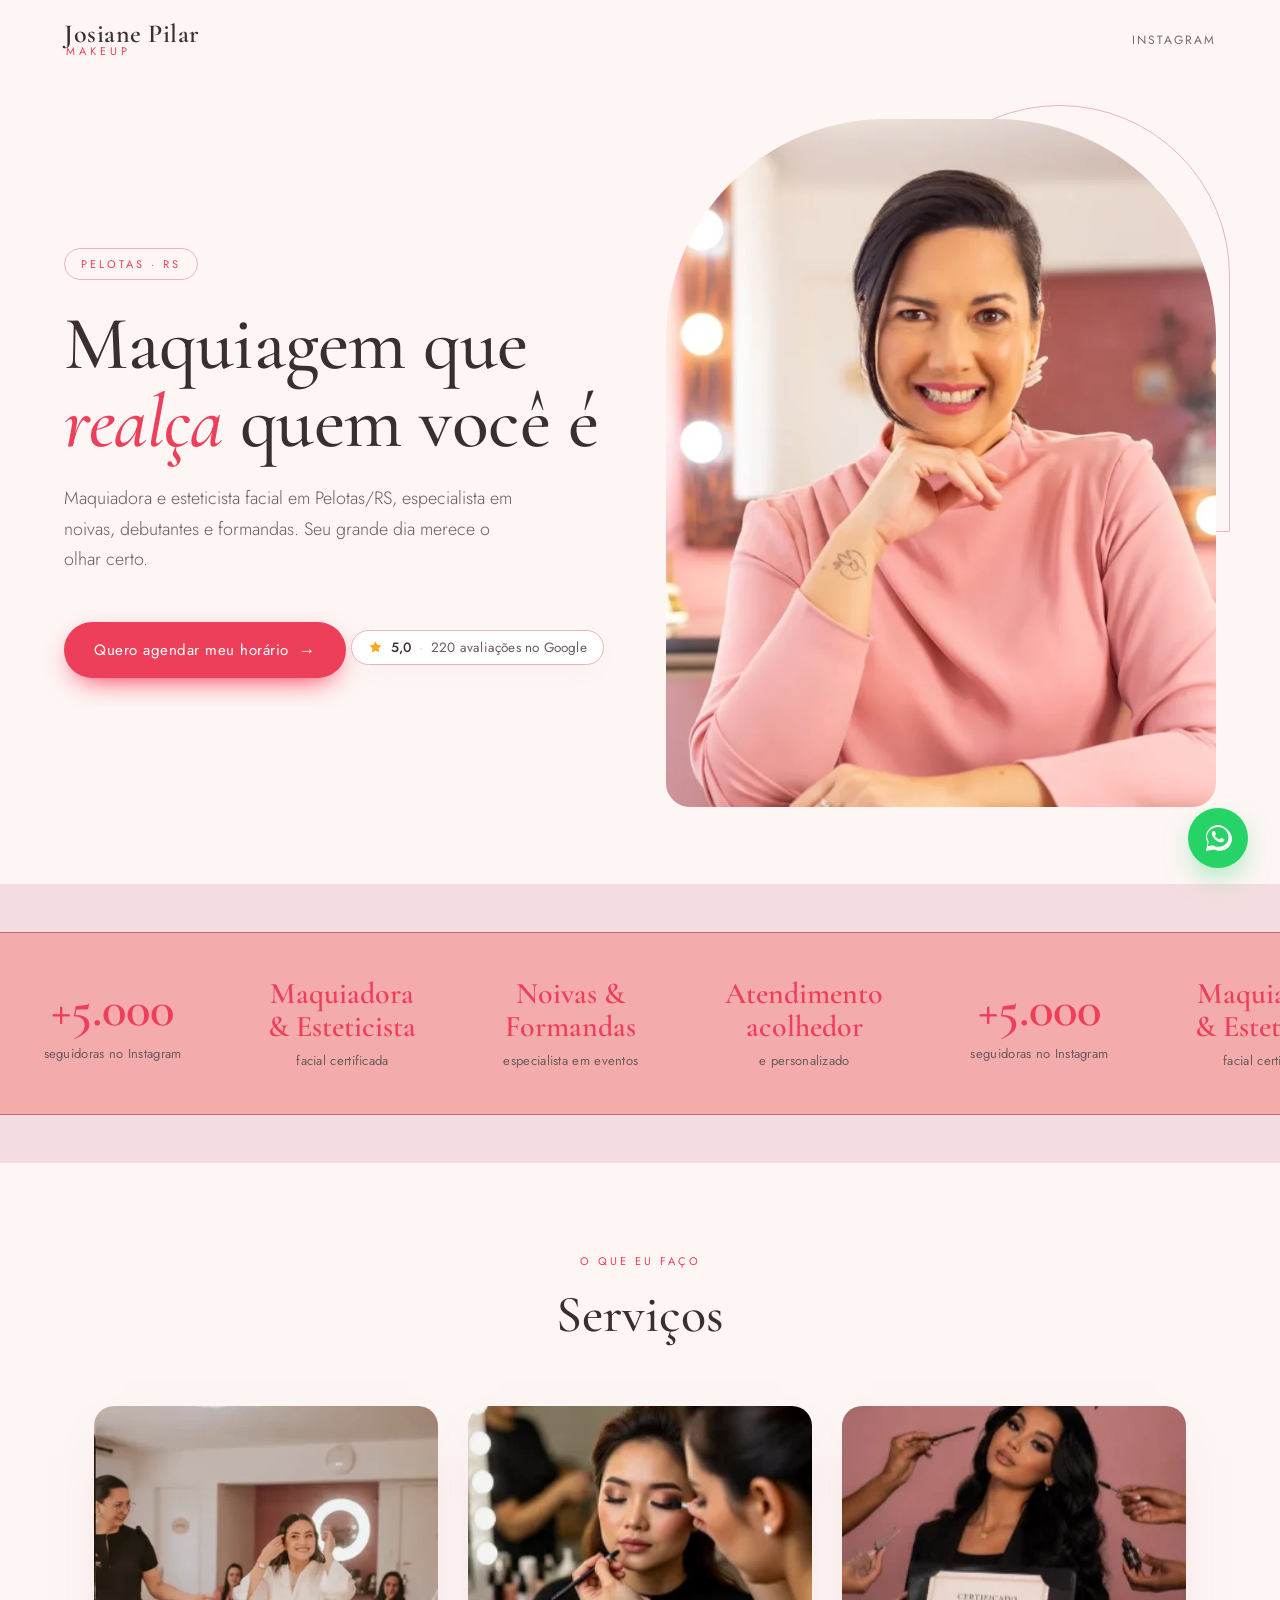
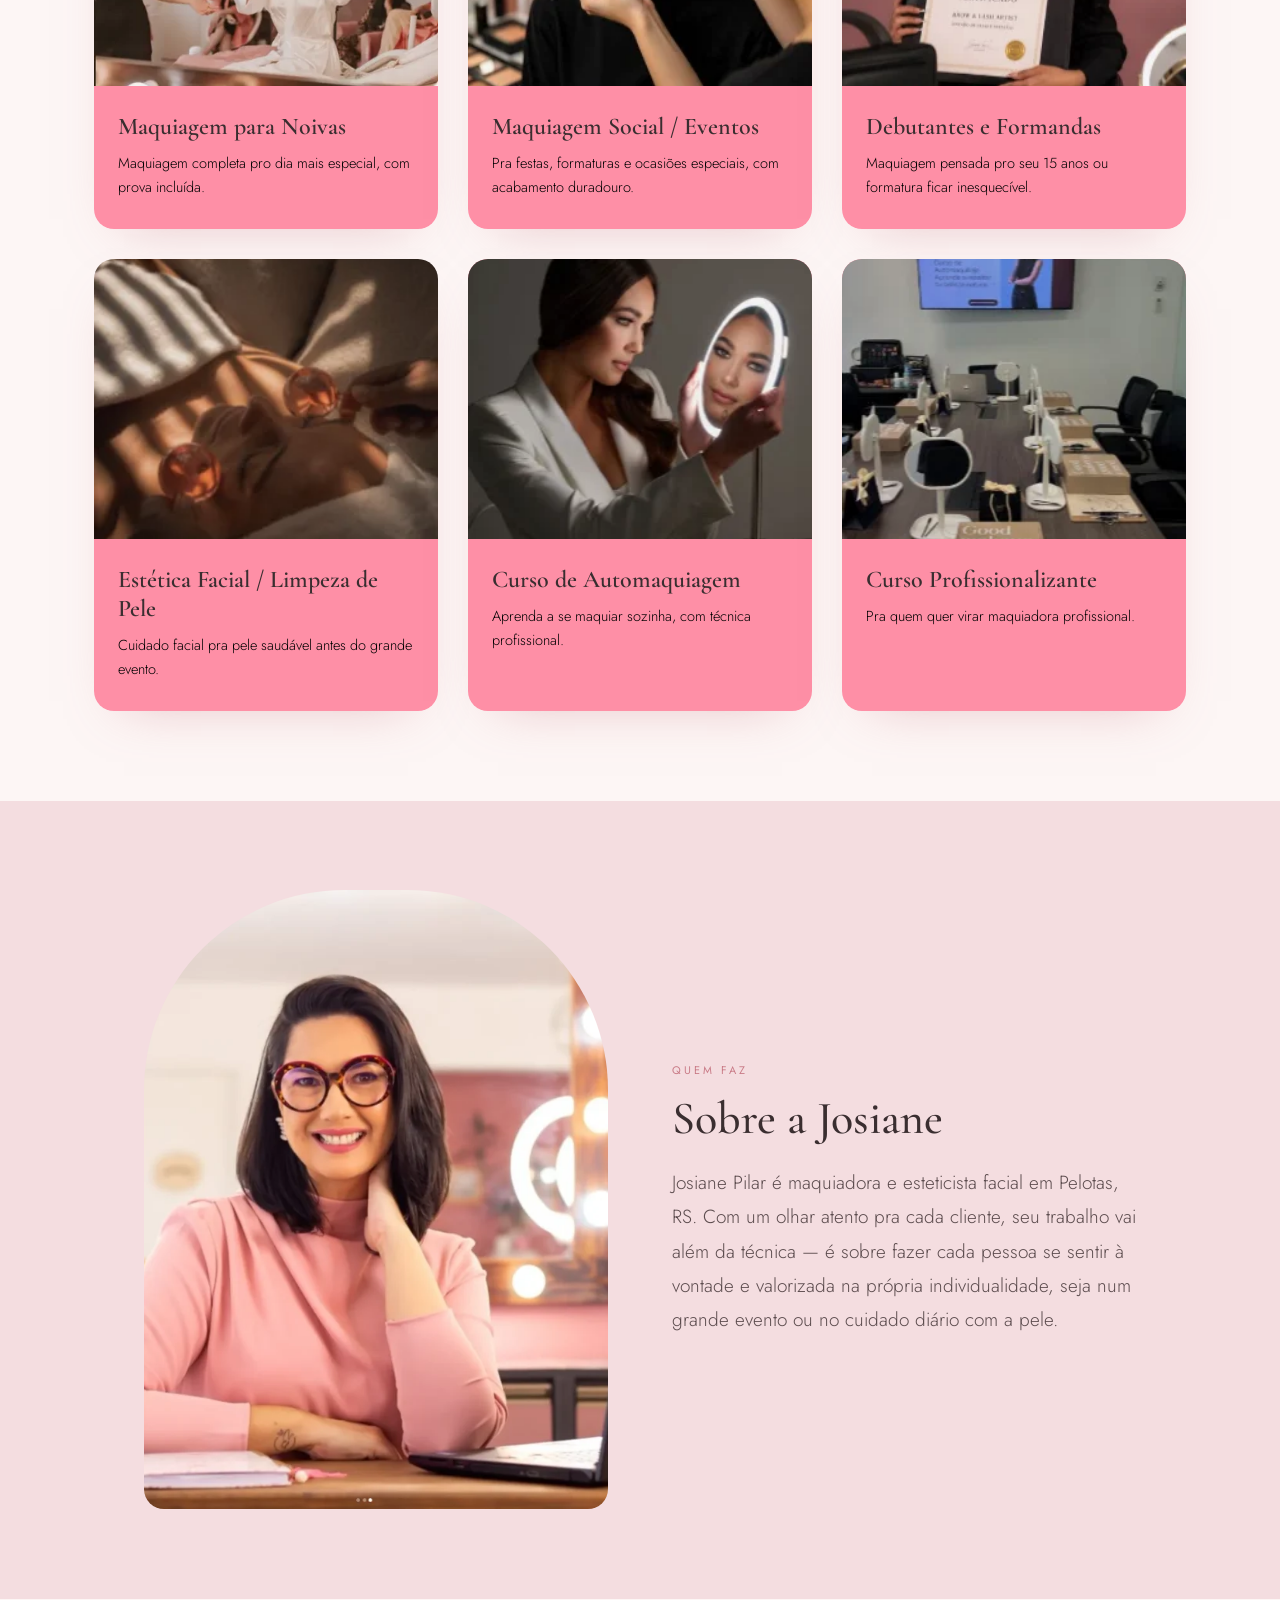
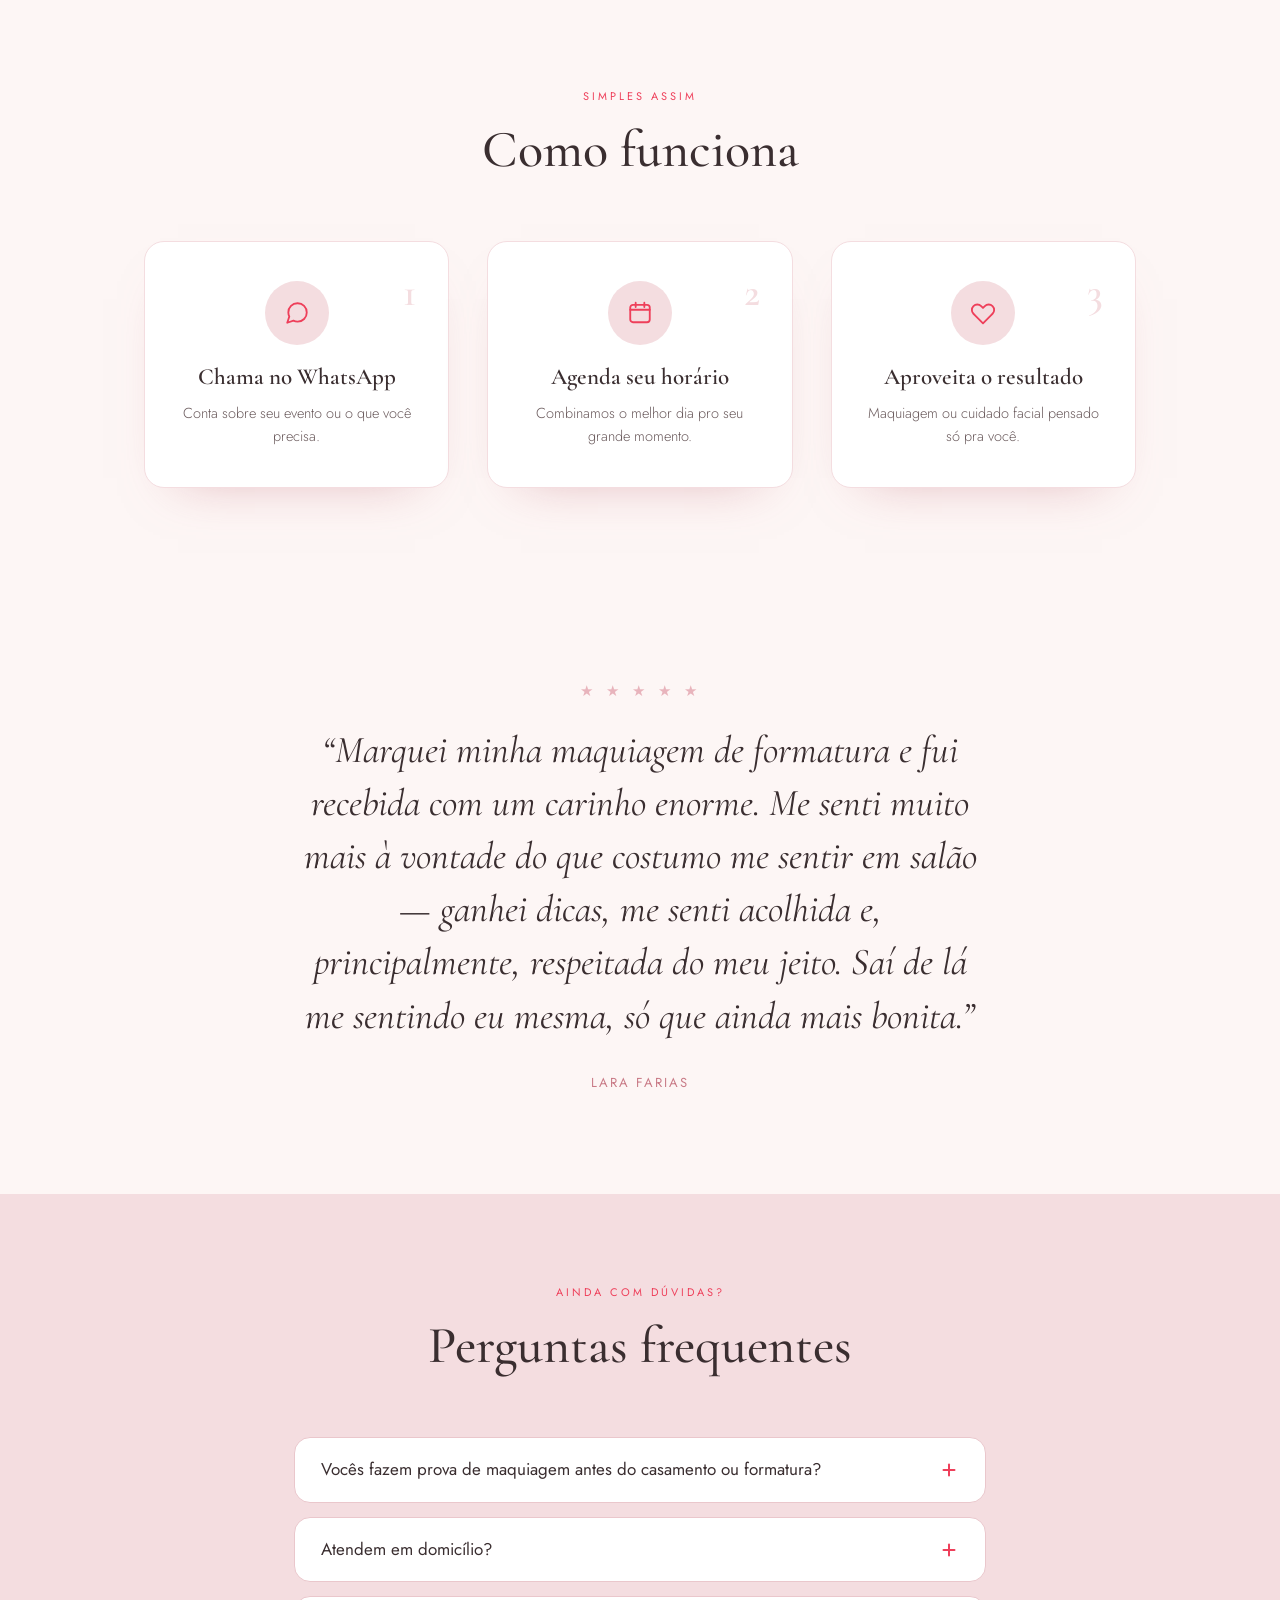
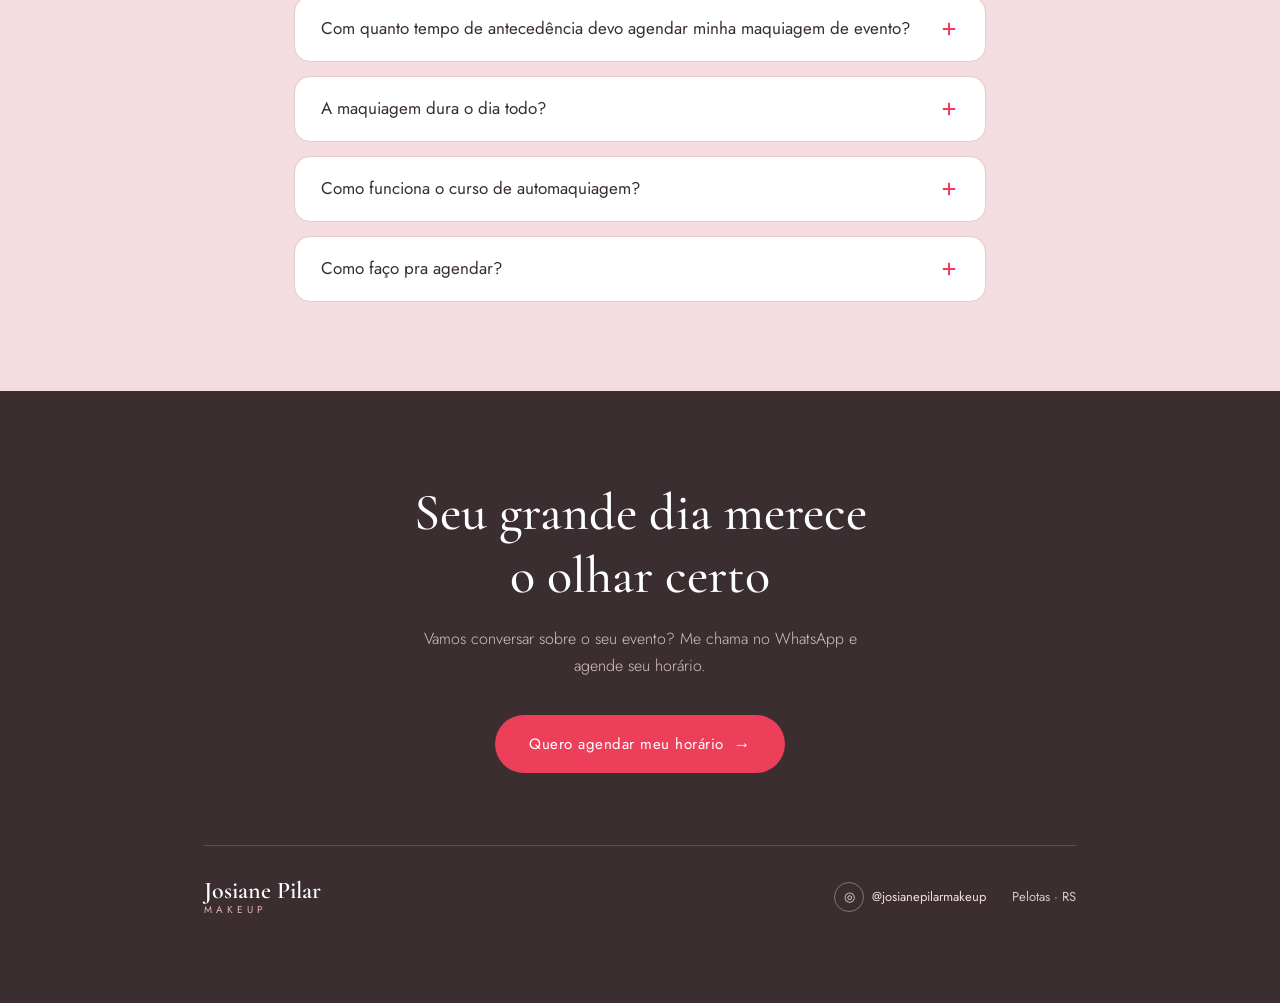
<file: site/index.html>
<!DOCTYPE html>
<html lang="pt-BR">
<head>
<meta charset="utf-8">
<meta name="viewport" content="width=device-width, initial-scale=1">
<title>Josiane Pilar Makeup — Maquiadora e Esteticista Facial em Pelotas/RS</title>
<meta name="description" content="Maquiadora e esteticista facial em Pelotas/RS, especialista em noivas, debutantes e formandas. Agende seu horário pelo WhatsApp.">
<link rel="canonical" href="https://site-josiane.vercel.app/">

<!-- Open Graph / preview ao compartilhar o link -->
<meta property="og:type" content="website">
<meta property="og:site_name" content="Josiane Pilar Makeup">
<meta property="og:locale" content="pt_BR">
<meta property="og:title" content="Josiane Pilar Makeup | Maquiadora & Esteticista Facial em Pelotas/RS">
<meta property="og:description" content="Maquiagem para noivas, debutantes e formandas, com técnica profissional e atendimento acolhedor. +5.000 seguidoras confiam no trabalho.">
<meta property="og:image" content="https://site-josiane.vercel.app/images/hero-josiane.webp">
<meta property="og:image:width" content="868">
<meta property="og:image:height" content="867">
<meta property="og:image:alt" content="Josiane Pilar, maquiadora e esteticista facial em Pelotas/RS">
<meta property="og:url" content="https://site-josiane.vercel.app/">
<meta name="twitter:card" content="summary_large_image">
<meta name="twitter:title" content="Josiane Pilar Makeup | Maquiadora & Esteticista Facial em Pelotas/RS">
<meta name="twitter:description" content="Maquiagem para noivas, debutantes e formandas, com técnica profissional e atendimento acolhedor. +5.000 seguidoras confiam no trabalho.">
<meta name="twitter:image" content="https://site-josiane.vercel.app/images/hero-josiane.webp">

<link rel="preconnect" href="https://fonts.googleapis.com">
<link rel="preconnect" href="https://fonts.gstatic.com" crossorigin>
<link href="https://fonts.googleapis.com/css2?family=Cormorant+Garamond:ital,wght@0,400;0,500;0,600;1,400;1,500&family=Jost:wght@300;400;500&display=swap" rel="stylesheet">
<link rel="stylesheet" href="styles.css">
</head>
<body>

  <header class="nav">
    <div class="brand">
      <div class="brand-name">Josiane Pilar</div>
      <div class="brand-tag">makeup</div>
    </div>
    <a class="nav-link" href="https://www.instagram.com/josianepilarmakeup" target="_blank" rel="noopener">Instagram</a>
  </header>

  <section class="hero">
    <div class="hero-copy">
      <div class="eyebrow-pill">Pelotas · RS</div>
      <h1 class="hero-title">Maquiagem que<br><em>realça</em> quem você é</h1>
      <p class="hero-sub">Maquiadora e esteticista facial em Pelotas/RS, especialista em noivas, debutantes e formandas. Seu grande dia merece o olhar certo.</p>
      <a class="btn-cta" href="https://wa.me/5553991453670?text=Ol%C3%A1%20Josiane%2C%20quero%20agendar%20um%20hor%C3%A1rio" target="_blank" rel="noopener">Quero agendar meu horário <span class="arrow">→</span></a>
      <div class="google-badge" aria-label="Nota 5,0 de 5 no Google, 220 avaliações">
        <span class="google-badge-stars" aria-hidden="true">
          <svg viewBox="0 0 20 20" width="15" height="15"><path fill="currentColor" d="M10 1.5l2.47 5.01 5.53.8-4 3.9.94 5.51L10 14.02l-4.94 2.6.94-5.51-4-3.9 5.53-.8z"/></svg>
        </span>
        <span class="google-badge-rating">5,0</span>
        <span class="google-badge-sep" aria-hidden="true">·</span>
        <span class="google-badge-text">220 avaliações no Google</span>
      </div>
    </div>
    <div class="hero-photo">
      <div class="hero-photo-arch" aria-hidden="true"></div>
      <div class="hero-photo-frame">
        <img src="images/hero-josiane.webp" alt="Retrato de Josiane Pilar" width="868" height="867" loading="eager">
      </div>
    </div>
  </section>

  <section class="badges-wrap reveal">
    <div class="badges-viewport" data-marquee>
      <div class="badges-track" data-marquee-track>
        <div class="badges-group" data-marquee-group>
          <div class="badge">
            <div class="badge-num">+5.000</div>
            <div class="badge-label">seguidoras no Instagram</div>
          </div>
          <div class="badge">
            <div class="badge-num badge-num--sm">Maquiadora<br>&amp; Esteticista</div>
            <div class="badge-label">facial certificada</div>
          </div>
          <div class="badge">
            <div class="badge-num badge-num--sm">Noivas &amp;<br>Formandas</div>
            <div class="badge-label">especialista em eventos</div>
          </div>
          <div class="badge">
            <div class="badge-num badge-num--sm">Atendimento<br>acolhedor</div>
            <div class="badge-label">e personalizado</div>
          </div>
        </div>
      </div>
    </div>
  </section>

  <section class="services reveal">
    <div class="section-head">
      <div class="eyebrow">O que eu faço</div>
      <h2 class="section-title">Serviços</h2>
    </div>
    <div class="services-grid">

      <article class="card">
        <div class="card-photo"><img src="images/servico-noivas.webp" alt="Foto — maquiagem para noivas" width="392" height="396" loading="lazy" style="object-position: 50% 0%;"></div>
        <div class="card-body">
          <h3>Maquiagem para Noivas</h3>
          <p>Maquiagem completa pro dia mais especial, com prova incluída.</p>
        </div>
      </article>

      <article class="card">
        <div class="card-photo"><img src="images/servico-social-eventos.webp" alt="Foto — maquiagem social e eventos" width="271" height="257" loading="lazy"></div>
        <div class="card-body">
          <h3>Maquiagem Social / Eventos</h3>
          <p>Pra festas, formaturas e ocasiões especiais, com acabamento duradouro.</p>
        </div>
      </article>

      <article class="card">
        <div class="card-photo"><img src="images/servico-debutantes.webp" alt="Foto — debutantes e formandas" width="272" height="325" loading="lazy"></div>
        <div class="card-body">
          <h3>Debutantes e Formandas</h3>
          <p>Maquiagem pensada pro seu 15 anos ou formatura ficar inesquecível.</p>
        </div>
      </article>

      <article class="card">
        <div class="card-photo"><img src="images/servico-estetica-facial.webp" alt="Foto — estética facial e limpeza de pele" width="270" height="388" loading="lazy"></div>
        <div class="card-body">
          <h3>Estética Facial / Limpeza de Pele</h3>
          <p>Cuidado facial pra pele saudável antes do grande evento.</p>
        </div>
      </article>

      <article class="card card--pink">
        <div class="card-photo"><img src="images/servico-automaquiagem.webp" alt="Foto — curso de automaquiagem" width="270" height="262" loading="lazy"></div>
        <div class="card-body">
          <h3>Curso de Automaquiagem</h3>
          <p>Aprenda a se maquiar sozinha, com técnica profissional.</p>
        </div>
      </article>

      <article class="card card--pink">
        <div class="card-photo"><img src="images/servico-curso-profissionalizante.webp" alt="Foto — curso profissionalizante de maquiagem" width="267" height="351" loading="lazy"></div>
        <div class="card-body">
          <h3>Curso Profissionalizante</h3>
          <p>Pra quem quer virar maquiadora profissional.</p>
        </div>
      </article>

    </div>
  </section>

  <section class="about-wrap reveal">
    <div class="about">
      <div class="about-photo">
        <div class="about-photo-frame">
          <img src="images/sobre-josiane.webp" alt="Foto de Josiane Pilar" width="769" height="798" loading="lazy">
        </div>
      </div>
      <div class="about-copy">
        <div class="eyebrow eyebrow--muted">Quem faz</div>
        <h2 class="about-title">Sobre a Josiane</h2>
        <p class="about-text">Josiane Pilar é maquiadora e esteticista facial em Pelotas, RS. Com um olhar atento pra cada cliente, seu trabalho vai além da técnica — é sobre fazer cada pessoa se sentir à vontade e valorizada na própria individualidade, seja num grande evento ou no cuidado diário com a pele.</p>
      </div>
    </div>
  </section>

  <section class="steps-wrap reveal">
    <div class="steps">
      <div class="section-head">
        <div class="eyebrow">Simples assim</div>
        <h2 class="section-title">Como funciona</h2>
      </div>
      <div class="steps-grid">

        <div class="step">
          <div class="step-icon" aria-hidden="true">
            <svg viewBox="0 0 24 24" width="26" height="26" fill="none" stroke="currentColor" stroke-width="1.7" stroke-linecap="round" stroke-linejoin="round"><path d="M21 11.5a8.38 8.38 0 0 1-8.5 8.5 8.5 8.5 0 0 1-3.8-.9L3 21l1.9-5.7A8.5 8.5 0 0 1 4 11.5 8.38 8.38 0 0 1 12.5 3 8.38 8.38 0 0 1 21 11.5z"/></svg>
          </div>
          <div class="step-num">1</div>
          <h3 class="step-title">Chama no WhatsApp</h3>
          <p class="step-text">Conta sobre seu evento ou o que você precisa.</p>
        </div>

        <div class="step">
          <div class="step-icon" aria-hidden="true">
            <svg viewBox="0 0 24 24" width="26" height="26" fill="none" stroke="currentColor" stroke-width="1.7" stroke-linecap="round" stroke-linejoin="round"><rect x="3" y="4.5" width="18" height="16" rx="2.5"/><path d="M3 9h18M8 2.5v4M16 2.5v4"/></svg>
          </div>
          <div class="step-num">2</div>
          <h3 class="step-title">Agenda seu horário</h3>
          <p class="step-text">Combinamos o melhor dia pro seu grande momento.</p>
        </div>

        <div class="step">
          <div class="step-icon" aria-hidden="true">
            <svg viewBox="0 0 24 24" width="26" height="26" fill="none" stroke="currentColor" stroke-width="1.7" stroke-linecap="round" stroke-linejoin="round"><path d="M20.8 5.6a5 5 0 0 0-7.1 0L12 7.3l-1.7-1.7a5 5 0 1 0-7.1 7.1l1.7 1.7L12 21.5l7.1-7.1 1.7-1.7a5 5 0 0 0 0-7.1z"/></svg>
          </div>
          <div class="step-num">3</div>
          <h3 class="step-title">Aproveita o resultado</h3>
          <p class="step-text">Maquiagem ou cuidado facial pensado só pra você.</p>
        </div>

      </div>
    </div>
  </section>

  <section class="testimonial reveal">
    <div class="stars" aria-hidden="true">★ ★ ★ ★ ★</div>
    <blockquote>&ldquo;Marquei minha maquiagem de formatura e fui recebida com um carinho enorme. Me senti muito mais à vontade do que costumo me sentir em salão — ganhei dicas, me senti acolhida e, principalmente, respeitada do meu jeito. Saí de lá me sentindo eu mesma, só que ainda mais bonita.&rdquo;</blockquote>
    <div class="testimonial-author">Lara Farias</div>
  </section>

  <section class="faq-wrap reveal">
    <div class="faq">
      <div class="section-head">
        <div class="eyebrow">Ainda com dúvidas?</div>
        <h2 class="section-title">Perguntas frequentes</h2>
      </div>
      <div class="faq-list">

        <div class="faq-item">
          <button type="button" class="faq-q" aria-expanded="false">
            <span>Vocês fazem prova de maquiagem antes do casamento ou formatura?</span>
            <span class="faq-icon" aria-hidden="true"></span>
          </button>
          <div class="faq-a"><div class="faq-a-inner"><p>Consulte a disponibilidade e as condições direto pelo WhatsApp — assim a gente vê certinho o que faz mais sentido pro seu evento.</p></div></div>
        </div>

        <div class="faq-item">
          <button type="button" class="faq-q" aria-expanded="false">
            <span>Atendem em domicílio?</span>
            <span class="faq-icon" aria-hidden="true"></span>
          </button>
          <div class="faq-a"><div class="faq-a-inner"><p>Depende da data e da região. Me chama no WhatsApp que eu confirmo a disponibilidade pra você.</p></div></div>
        </div>

        <div class="faq-item">
          <button type="button" class="faq-q" aria-expanded="false">
            <span>Com quanto tempo de antecedência devo agendar minha maquiagem de evento?</span>
            <span class="faq-icon" aria-hidden="true"></span>
          </button>
          <div class="faq-a"><div class="faq-a-inner"><p>O ideal é agendar com antecedência, principalmente em épocas de alta demanda (casamentos, formaturas e festas de 15 anos), pra garantir o melhor horário.</p></div></div>
        </div>

        <div class="faq-item">
          <button type="button" class="faq-q" aria-expanded="false">
            <span>A maquiagem dura o dia todo?</span>
            <span class="faq-icon" aria-hidden="true"></span>
          </button>
          <div class="faq-a"><div class="faq-a-inner"><p>Sim! O acabamento é pensado pra durar o evento inteiro, com técnicas e produtos de longa duração.</p></div></div>
        </div>

        <div class="faq-item">
          <button type="button" class="faq-q" aria-expanded="false">
            <span>Como funciona o curso de automaquiagem?</span>
            <span class="faq-icon" aria-hidden="true"></span>
          </button>
          <div class="faq-a"><div class="faq-a-inner"><p>Me chama no WhatsApp que eu te explico o formato, a duração e os valores atualizados do curso.</p></div></div>
        </div>

        <div class="faq-item">
          <button type="button" class="faq-q" aria-expanded="false">
            <span>Como faço pra agendar?</span>
            <span class="faq-icon" aria-hidden="true"></span>
          </button>
          <div class="faq-a"><div class="faq-a-inner"><p>É só chamar no WhatsApp pelo botão do site e combinar o serviço, o dia e o horário. Simples assim.</p></div></div>
        </div>

      </div>
    </div>
  </section>

  <footer class="site-footer reveal">
    <div class="footer-inner">
      <h2 class="footer-title">Seu grande dia merece<br>o olhar certo</h2>
      <p class="footer-sub">Vamos conversar sobre o seu evento? Me chama no WhatsApp e agende seu horário.</p>
      <a class="btn-cta btn-cta--dark" href="https://wa.me/5553991453670?text=Ol%C3%A1%20Josiane%2C%20quero%20agendar%20um%20hor%C3%A1rio" target="_blank" rel="noopener">Quero agendar meu horário <span class="arrow">→</span></a>

      <div class="footer-row">
        <div class="footer-brand">
          <div class="footer-brand-name">Josiane Pilar</div>
          <div class="footer-brand-tag">makeup</div>
        </div>
        <div class="footer-links">
          <a class="footer-ig" href="https://www.instagram.com/josianepilarmakeup" target="_blank" rel="noopener">
            <span class="footer-ig-icon" aria-hidden="true">◎</span>
            @josianepilarmakeup
          </a>
          <span>Pelotas · RS</span>
        </div>
      </div>
    </div>
  </footer>

  <a class="whatsapp-float" href="https://wa.me/5553991453670?text=Ol%C3%A1%20Josiane%2C%20quero%20agendar%20um%20hor%C3%A1rio" target="_blank" rel="noopener" aria-label="Agendar pelo WhatsApp">
    <svg width="32" height="32" viewBox="0 0 32 32" fill="#fff" aria-hidden="true"><path d="M16 3C9.4 3 4 8.4 4 15c0 2.1.6 4.1 1.6 5.9L4 29l8.3-1.6c1.7.9 3.6 1.4 5.7 1.4 6.6 0 12-5.4 12-12S22.6 3 16 3zm0 21.8c-1.8 0-3.5-.5-5-1.4l-.4-.2-4.9 1 1-4.8-.2-.4c-1-1.6-1.5-3.4-1.5-5.3C5.5 9.7 10.2 5 16 5s10.5 4.7 10.5 10.5S21.8 24.8 16 24.8zm5.8-7.9c-.3-.2-1.9-.9-2.2-1-.3-.1-.5-.2-.7.2-.2.3-.8 1-1 1.2-.2.2-.4.2-.7.1-1.8-.9-3-1.6-4.2-3.6-.3-.5.3-.5.9-1.6.1-.2 0-.4 0-.5-.1-.2-.7-1.7-1-2.3-.3-.6-.5-.5-.7-.5h-.6c-.2 0-.5.1-.8.4-.3.3-1 1-1 2.5s1.1 2.9 1.2 3.1c.2.2 2.1 3.3 5.2 4.6 2 .8 2.7.9 3.7.8.6-.1 1.9-.8 2.2-1.5.3-.7.3-1.4.2-1.5-.1-.2-.3-.2-.6-.4z"></path></svg>
  </a>

  <script src="script.js" defer></script>
</body>
</html>
</file>
<file: site/styles.css>
* { box-sizing: border-box; }
html, body { margin: 0; padding: 0; }

body {
  background: #FDF6F5;
  font-family: 'Jost', sans-serif;
  color: #3A2E30;
  overflow-x: hidden;
}

a { color: #C97B87; text-decoration: none; }
a:hover { color: #B0636F; }
::selection { background: #E8B4BC; color: #3A2E30; }

img { display: block; max-width: 100%; }

/* NAV */
.nav {
  display: flex;
  align-items: center;
  justify-content: space-between;
  padding: 22px clamp(20px, 5vw, 64px);
  position: relative;
  z-index: 5;
}
.brand { line-height: 0.9; }
.brand-name {
  font-family: 'Cormorant Garamond', serif;
  font-size: 26px;
  font-weight: 600;
  letter-spacing: 0.5px;
  color: #3A2E30;
}
.brand-tag {
  font-size: 11px;
  letter-spacing: 4px;
  text-transform: uppercase;
  color: #EE3F5A;
  margin-top: 2px;
  padding-left: 2px;
}
.nav-link {
  font-size: 12px;
  letter-spacing: 2px;
  text-transform: uppercase;
  color: #7A6A6C;
}

/* HERO */
.hero {
  display: grid;
  grid-template-columns: repeat(auto-fit, minmax(300px, 1fr));
  gap: clamp(24px, 4vw, 56px);
  align-items: center;
  padding: clamp(20px, 4vw, 40px) clamp(20px, 5vw, 64px) clamp(48px, 6vw, 80px);
  max-width: 1280px;
  margin: 0 auto;
}
.hero-copy { min-width: 0; }
.eyebrow-pill {
  display: inline-block;
  font-size: 11px;
  letter-spacing: 3px;
  text-transform: uppercase;
  color: #EE3F5A;
  border: 1px solid #E8B4BC;
  border-radius: 100px;
  padding: 7px 16px;
  margin-bottom: 26px;
}
.hero-title {
  font-family: 'Cormorant Garamond', serif;
  font-weight: 500;
  font-size: clamp(42px, 6.4vw, 76px);
  line-height: 1.02;
  margin: 0 0 22px;
  color: #3A2E30;
  letter-spacing: -0.5px;
}
.hero-title em { font-style: italic; color: #EE3F5A; }
.hero-sub {
  font-size: clamp(15px, 1.4vw, 18px);
  line-height: 1.7;
  color: #6B5B5D;
  max-width: 460px;
  margin: 0 0 34px;
  font-weight: 300;
}

.btn-cta {
  display: inline-flex;
  align-items: center;
  gap: 10px;
  color: #FFF;
  padding: 16px 30px;
  border-radius: 100px;
  font-size: 15px;
  letter-spacing: 0.5px;
  box-shadow: 0px 10px 30px -12px #FF0027;
  transition: transform 0.2s, background 0.2s;
  background-color: #EE3F5A;
}
.btn-cta:hover { background: #B0636F; color: #FFF; transform: translateY(-2px); }
.btn-cta .arrow { font-size: 17px; }

.hero-photo { position: relative; aspect-ratio: 4/5; min-width: 0; }
.hero-photo-arch {
  position: absolute;
  inset: -14px -14px auto auto;
  width: 62%;
  height: 62%;
  border: 1px solid #E8B4BC;
  border-radius: 200px 200px 0 0;
  z-index: 0;
}
.hero-photo-frame {
  position: relative;
  z-index: 1;
  width: 100%;
  height: 100%;
  border-radius: 220px 220px 24px 24px;
  overflow: hidden;
}
.hero-photo-frame img { width: 100%; height: 100%; object-fit: cover; }

/* SELOS DE AUTORIDADE — marquee arrastável */
.badges-wrap { background: #F4DDE0; padding: clamp(28px, 4vw, 48px) 0; }
.badges-viewport {
  overflow: hidden;
  padding: clamp(28px, 4vw, 44px) 0;
  background-color: #F4ABAB;
  border-top: 1px solid #CA6767;
  border-bottom: 1px solid #CA6767;
  cursor: grab;
  touch-action: pan-y;            /* deixa o scroll vertical da página passar no touch */
  -webkit-user-select: none;
  user-select: none;
}
.badges-viewport.is-grabbing { cursor: grabbing; }
.badges-track {
  display: flex;
  width: max-content;
  will-change: transform;
}
/* animação automática (JS ajusta a duração conforme a largura) */
.badges-track.is-animating { animation: badges-marquee 35s linear infinite; }
.badges-track.is-paused { animation-play-state: paused; }
@keyframes badges-marquee {
  from { transform: translateX(0); }
  to   { transform: translateX(-50%); }
}
.badges-group {
  display: flex;
  align-items: center;
  flex: 0 0 auto;
}
.badge {
  flex: 0 0 auto;
  min-width: 200px;
  padding: 0 clamp(24px, 3.4vw, 52px);
  text-align: center;
  color: #A14453;
}
.badge-num {
  font-family: 'Cormorant Garamond', serif;
  font-size: clamp(36px, 4vw, 52px);
  font-weight: 600;
  color: #EE3F5A;
  line-height: 1;
}
.badge-num--sm {
  font-size: clamp(24px, 2.4vw, 30px);
  line-height: 1.1;
}
.badge-label {
  font-size: 13px;
  color: #6B5B5D;
  margin-top: 8px;
  letter-spacing: 0.3px;
}

/* SERVICOS */
.services {
  max-width: 1220px;
  margin: 0 auto;
  padding: clamp(56px, 7vw, 96px) clamp(20px, 5vw, 64px);
}
.section-head { text-align: center; margin-bottom: clamp(40px, 5vw, 60px); }
.eyebrow {
  font-size: 11px;
  letter-spacing: 3px;
  text-transform: uppercase;
  color: #EE3F5A;
  margin-bottom: 14px;
}
.eyebrow--muted { color: #C97B87; margin-bottom: 16px; }
.section-title {
  font-family: 'Cormorant Garamond', serif;
  font-weight: 500;
  font-size: clamp(32px, 4.4vw, 52px);
  margin: 0;
  color: #3A2E30;
}
.services-grid {
  display: grid;
  grid-template-columns: repeat(auto-fit, minmax(260px, 1fr));
  gap: clamp(20px, 2.4vw, 32px);
  align-items: stretch;            /* todos os cards da fileira com a mesma altura */
}
.card {
  background: #FFF;
  border-radius: 20px;
  overflow: hidden;
  box-shadow: 0 20px 50px -30px rgba(201, 123, 135, 0.5);
  display: flex;
  flex-direction: column;
  height: 100%;                    /* preenche toda a altura da fileira do grid */
}
.card--pink { background-color: #FE8FA6; }
.card-photo { height: 280px; flex: 0 0 auto; }   /* altura fixa e igual em todos */
.card-photo img { width: 100%; height: 100%; object-fit: cover; }
.card-body {
  flex: 1;                         /* painel rosa ocupa a sobra, sem espaço em branco */
  padding: 26px 24px 30px;
  background-color: #FE8FA6;
}
.card--pink .card-body { background-color: transparent; }
.card-body h3 {
  font-family: 'Cormorant Garamond', serif;
  font-weight: 600;
  font-size: 24px;
  margin: 0 0 10px;
  color: #3A2E30;
}
.card-body p {
  font-size: 14.5px;
  line-height: 1.65;
  color: #000;
  margin: 0;
  font-weight: 300;
}

/* SOBRE */
.about-wrap { background: #F4DDE0; }
.about {
  max-width: 1120px;
  margin: 0 auto;
  padding: clamp(56px, 7vw, 96px) clamp(20px, 5vw, 64px);
  display: grid;
  grid-template-columns: repeat(auto-fit, minmax(280px, 1fr));
  gap: clamp(32px, 5vw, 72px);
  align-items: center;
}
.about-photo { position: relative; aspect-ratio: 3/4; min-width: 0; }
.about-photo-frame {
  position: relative;
  z-index: 1;
  width: 100%;
  height: 100%;
  border-radius: 200px 200px 20px 20px;
  overflow: hidden;
}
.about-photo-frame img { width: 100%; height: 100%; object-fit: cover; }
.about-copy { min-width: 0; }
.about-title {
  font-family: 'Cormorant Garamond', serif;
  font-weight: 500;
  font-size: clamp(30px, 4vw, 46px);
  margin: 0 0 24px;
  color: #3A2E30;
  line-height: 1.05;
}
.about-text {
  font-size: clamp(16px, 1.5vw, 19px);
  line-height: 1.8;
  color: #5C4C4E;
  margin: 0;
  font-weight: 300;
  max-width: 560px;
}

/* DEPOIMENTO */
.testimonial {
  max-width: 820px;
  margin: 0 auto;
  padding: clamp(56px, 8vw, 110px) clamp(24px, 5vw, 64px);
  text-align: center;
}
.stars { color: #E8B4BC; font-size: 15px; letter-spacing: 4px; margin-bottom: 22px; }
.testimonial blockquote {
  font-family: 'Cormorant Garamond', serif;
  font-style: italic;
  font-weight: 400;
  font-size: clamp(24px, 3.4vw, 38px);
  line-height: 1.4;
  color: #3A2E30;
  margin: 0 0 30px;
}
.testimonial-author {
  font-size: 13px;
  letter-spacing: 2px;
  text-transform: uppercase;
  color: #C97B87;
}

/* CTA FINAL + RODAPE */
.site-footer { background: #3A2E30; color: #F4DDE0; }
.footer-inner {
  max-width: 1000px;
  margin: 0 auto;
  padding: clamp(56px, 7vw, 96px) clamp(24px, 5vw, 64px);
  text-align: center;
}
.footer-title {
  font-family: 'Cormorant Garamond', serif;
  font-weight: 500;
  font-size: clamp(30px, 4.4vw, 52px);
  margin: 0 0 18px;
  color: #FFF;
}
.footer-sub {
  font-size: 16px;
  line-height: 1.7;
  color: #D9C4C7;
  margin: 0 auto 36px;
  max-width: 440px;
  font-weight: 300;
}
.btn-cta--dark { padding: 17px 34px; box-shadow: none; }
.btn-cta--dark:hover { background: #B0636F; }

.footer-row {
  margin-top: clamp(48px, 6vw, 72px);
  padding-top: 34px;
  border-top: 1px solid rgba(244, 221, 224, 0.18);
  display: flex;
  flex-wrap: wrap;
  align-items: center;
  justify-content: space-between;
  gap: 20px;
}
.footer-brand { text-align: left; line-height: 0.9; }
.footer-brand-name {
  font-family: 'Cormorant Garamond', serif;
  font-size: 24px;
  font-weight: 600;
  color: #FFF;
}
.footer-brand-tag {
  font-size: 10px;
  letter-spacing: 4px;
  text-transform: uppercase;
  color: #E8B4BC;
  margin-top: 3px;
}
.footer-links {
  display: flex;
  align-items: center;
  gap: 26px;
  font-size: 13px;
  color: #D9C4C7;
}
.footer-ig {
  display: inline-flex;
  align-items: center;
  gap: 8px;
  color: #F4DDE0;
}
.footer-ig-icon {
  display: inline-flex;
  width: 30px;
  height: 30px;
  align-items: center;
  justify-content: center;
  border: 1px solid rgba(244, 221, 224, 0.4);
  border-radius: 50%;
}

/* WHATSAPP FLUTUANTE */
.whatsapp-float {
  position: fixed;
  right: clamp(16px, 3vw, 32px);
  bottom: clamp(16px, 3vw, 32px);
  z-index: 50;
  width: 60px;
  height: 60px;
  border-radius: 50%;
  background: #25D366;
  display: flex;
  align-items: center;
  justify-content: center;
  box-shadow: 0 12px 30px -8px rgba(37, 211, 102, 0.6);
  transition: transform 0.2s;
}
.whatsapp-float:hover { transform: scale(1.08); }

/* ===== INTERATIVIDADE (reveal / tilt / parallax) ===== */

/* Reveal on scroll — só entra em ação quando o JS marca .js no <html> */
.js .reveal {
  opacity: 0;
  transform: translateY(26px);
  transition: opacity 0.7s ease-out, transform 0.7s ease-out;
}
.js .reveal.in-view {
  opacity: 1;
  transform: none;
}

/* Parallax leve do hero */
.hero-photo-frame,
.hero-photo-arch { will-change: transform; }

/* Tilt 3D dos cards de serviço */
.services-grid { perspective: 1000px; }
.card {
  transform-style: preserve-3d;
  transition: transform 0.4s ease-out, box-shadow 0.4s ease-out;
}
.card.is-tilting { transition: box-shadow 0.4s ease-out; } /* durante o movimento, sem lag no tilt */

/* ===== BADGE DE NOTA DO GOOGLE ===== */
.google-badge {
  display: inline-flex;
  align-items: center;
  gap: 8px;
  margin-top: 22px;
  padding: 9px 16px;
  background: #FFF;
  border: 1px solid #E8B4BC;
  border-radius: 100px;
  box-shadow: 0 8px 24px -16px rgba(201, 123, 135, 0.7);
  font-size: 13.5px;
  color: #6B5B5D;
  line-height: 1;
}
.google-badge-stars { display: inline-flex; color: #F5A623; }
.google-badge-rating { font-weight: 500; color: #3A2E30; }
.google-badge-sep { color: #E8B4BC; }
.google-badge-text { letter-spacing: 0.2px; }

/* ===== COMO FUNCIONA (3 passos) ===== */
.steps-wrap { background: #FDF6F5; }
.steps {
  max-width: 1120px;
  margin: 0 auto;
  padding: clamp(56px, 7vw, 96px) clamp(20px, 5vw, 64px);
}
.steps-grid {
  display: grid;
  grid-template-columns: repeat(auto-fit, minmax(240px, 1fr));
  gap: clamp(24px, 3vw, 40px);
}
.step {
  position: relative;
  background: #FFF;
  border: 1px solid #F4DDE0;
  border-radius: 20px;
  padding: clamp(28px, 3vw, 40px) clamp(24px, 2.6vw, 32px);
  text-align: center;
  box-shadow: 0 24px 50px -34px rgba(201, 123, 135, 0.55);
}
.step-icon {
  display: inline-flex;
  align-items: center;
  justify-content: center;
  width: 64px;
  height: 64px;
  border-radius: 50%;
  background: #F4DDE0;
  color: #EE3F5A;
  margin-bottom: 18px;
}
.step-num {
  position: absolute;
  top: clamp(22px, 2.6vw, 30px);
  right: clamp(24px, 2.6vw, 32px);
  font-family: 'Cormorant Garamond', serif;
  font-size: 40px;
  font-weight: 600;
  line-height: 1;
  color: #F4DDE0;
}
.step-title {
  font-family: 'Cormorant Garamond', serif;
  font-weight: 600;
  font-size: 23px;
  margin: 0 0 10px;
  color: #3A2E30;
}
.step-text {
  font-size: 14.5px;
  line-height: 1.65;
  color: #6B5B5D;
  margin: 0;
  font-weight: 300;
}

/* ===== FAQ (acordeão) ===== */
.faq-wrap { background: #F4DDE0; }
.faq {
  max-width: 820px;
  margin: 0 auto;
  padding: clamp(56px, 7vw, 96px) clamp(20px, 5vw, 64px);
}
.faq-list {
  display: flex;
  flex-direction: column;
  gap: 14px;
}
.faq-item {
  background: #FFF;
  border: 1px solid #EAC7CC;
  border-radius: 16px;
  overflow: hidden;
}
.faq-q {
  width: 100%;
  display: flex;
  align-items: center;
  justify-content: space-between;
  gap: 16px;
  padding: 20px clamp(18px, 3vw, 26px);
  background: transparent;
  border: 0;
  cursor: pointer;
  text-align: left;
  font-family: 'Jost', sans-serif;
  font-size: clamp(15px, 1.5vw, 17px);
  font-weight: 400;
  color: #3A2E30;
  line-height: 1.4;
}
.faq-q:hover { color: #B0636F; }
.faq-icon {
  position: relative;
  flex: 0 0 auto;
  width: 20px;
  height: 20px;
}
.faq-icon::before,
.faq-icon::after {
  content: '';
  position: absolute;
  top: 50%;
  left: 50%;
  width: 13px;
  height: 2px;
  background: #EE3F5A;
  border-radius: 2px;
  transform: translate(-50%, -50%);
  transition: transform 0.3s ease;
}
.faq-icon::after { transform: translate(-50%, -50%) rotate(90deg); }
.faq-q[aria-expanded="true"] .faq-icon::after { transform: translate(-50%, -50%) rotate(0deg); }
.faq-a {
  max-height: 0;
  overflow: hidden;
  transition: max-height 0.35s ease;
}
.faq-a-inner {
  padding: 0 clamp(18px, 3vw, 26px) 22px;
}
.faq-a-inner p {
  margin: 0;
  font-size: 14.5px;
  line-height: 1.7;
  color: #6B5B5D;
  font-weight: 300;
}

/* Acessibilidade: respeita quem pediu menos movimento */
@media (prefers-reduced-motion: reduce) {
  .js .reveal { opacity: 1; transform: none; transition: none; }
  .badges-track.is-animating { animation: none; }
  .card { transition: none; }
  .faq-a { transition: none; }
  .faq-icon::before, .faq-icon::after { transition: none; }
}
</file>
